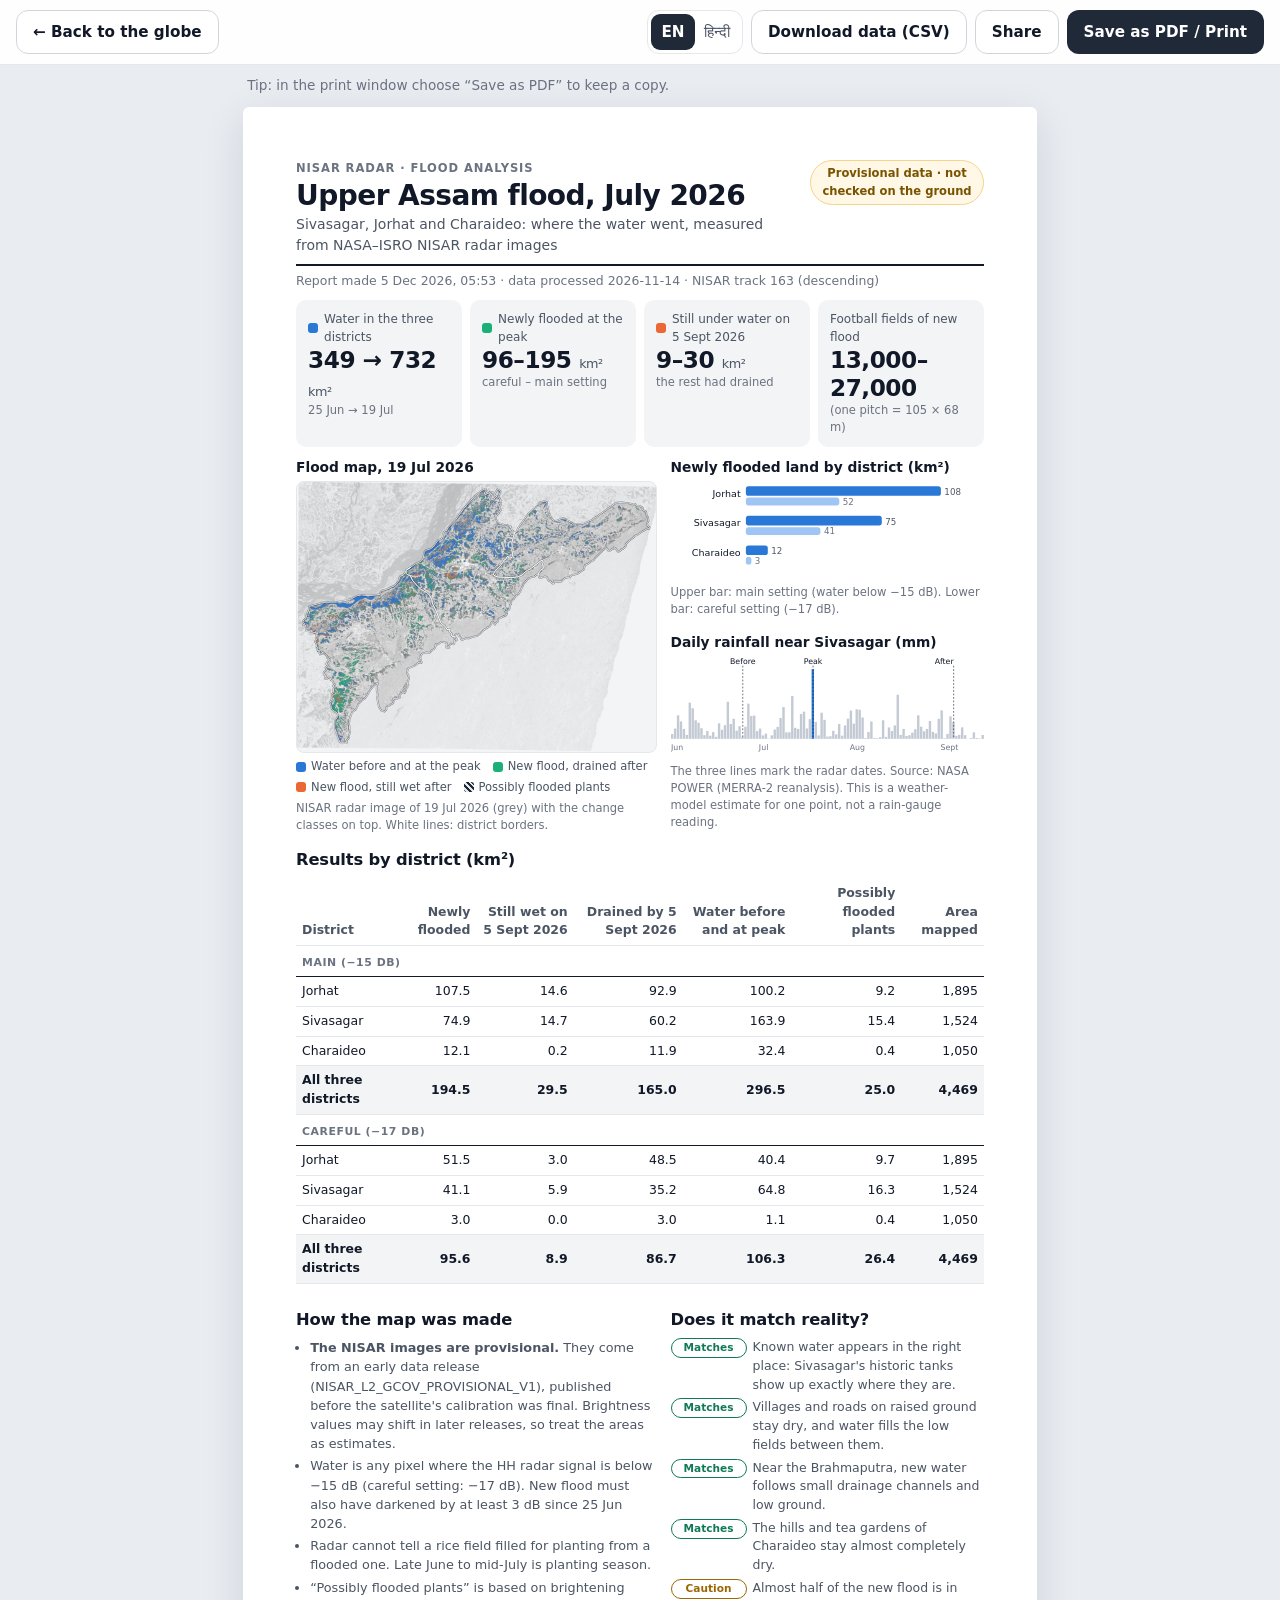
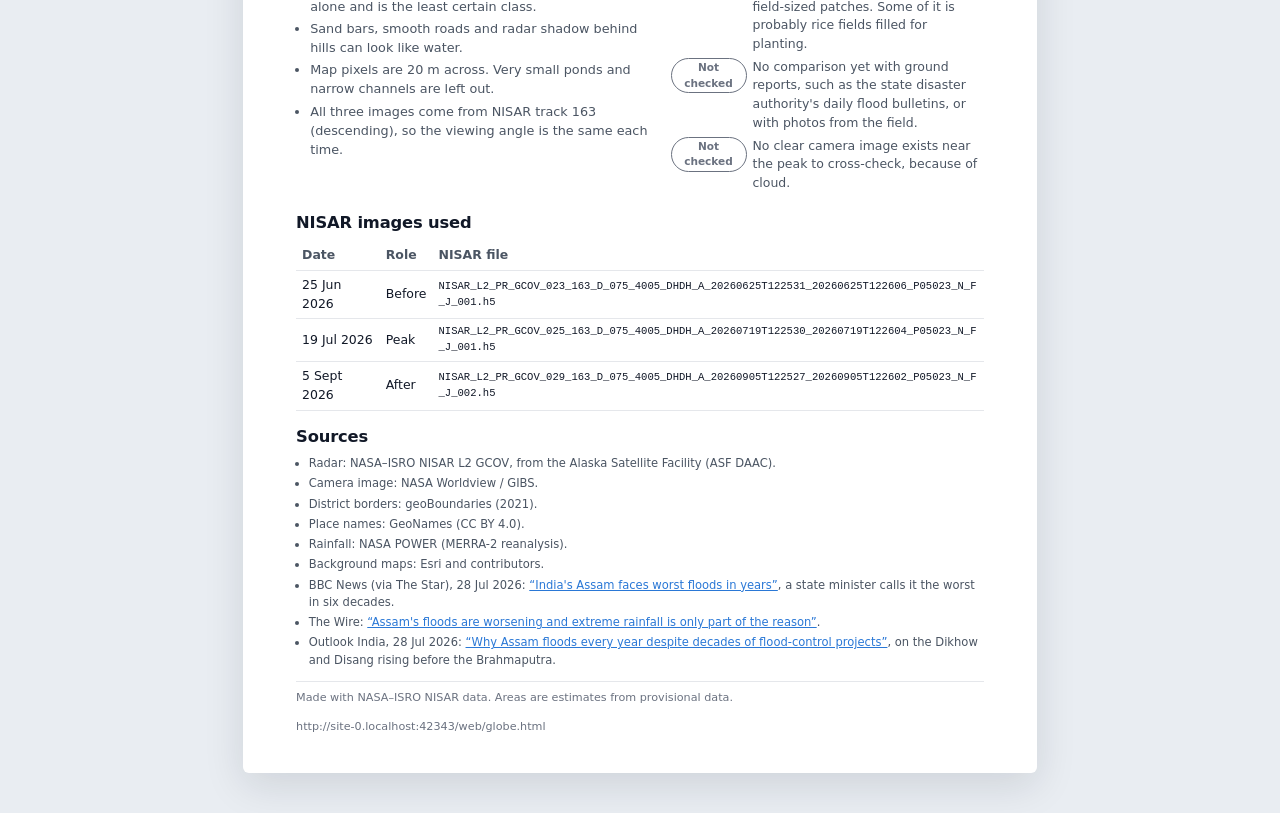
<file: web/report.html>
<!doctype html>
<html lang="en">
<head>
<meta charset="utf-8">
<meta name="viewport" content="width=device-width, initial-scale=1">
<title>Flood analysis report</title>
<meta name="description" content="Printable analysis report of the July 2026 Upper Assam flood mapped with NISAR radar.">
<link rel="icon" href="data:image/svg+xml,%3Csvg xmlns='http://www.w3.org/2000/svg' viewBox='0 0 32 32'%3E%3Crect width='32' height='32' rx='7' fill='%231f2937'/%3E%3Cpath d='M4 20c4-4 8 4 12 0s8 4 12 0' stroke='white' stroke-width='3' fill='none' stroke-linecap='round'/%3E%3C/svg%3E">
<link rel="stylesheet" href="css/report.css">
</head>
<body>
<nav class="bar" aria-label="Report actions">
  <a class="btn ghost" href="globe.html" data-i18n="r.back"></a>
  <span class="gap"></span>
  <div class="lang" role="group" data-i18n-aria="lang.label">
    <button data-lang="en" aria-pressed="true">EN</button>
    <button data-lang="hi" aria-pressed="false" lang="hi">हिन्दी</button>
  </div>
  <button class="btn ghost" id="b-csv" data-i18n="r.csv"></button>
  <button class="btn ghost" id="b-share" data-i18n="r.share"></button>
  <button class="btn" id="b-print" data-i18n="r.print"></button>
</nav>
<p class="tip" data-i18n="r.tip"></p>
<div class="share-menu" id="share-menu" hidden></div>

<main class="page" id="report">
  <header class="r-head">
    <div>
      <p class="kicker" data-i18n="r.kicker"></p>
      <h1 data-i18n="r.title"></h1>
      <p class="sub" data-i18n="r.sub"></p>
    </div>
    <div class="badge" data-i18n="r.provisional"></div>
  </header>
  <p class="meta" id="r-meta"></p>

  <section class="stats" id="r-stats"></section>

  <section class="two">
    <figure class="fig">
      <figcaption class="fig-t" id="r-map-t"></figcaption>
      <div class="mapfig" id="r-map"></div>
      <div class="legend" id="r-legend"></div>
      <p class="cap" id="r-map-cap"></p>
    </figure>
    <figure class="fig">
      <figcaption class="fig-t" data-i18n="r.bars"></figcaption>
      <div id="r-bars"></div>
      <p class="cap" id="r-bars-cap"></p>
      <figcaption class="fig-t" data-i18n="r.rain" style="margin-top:14px"></figcaption>
      <div id="r-rain"></div>
      <p class="cap" id="r-rain-cap"></p>
    </figure>
  </section>

  <section>
    <h2 data-i18n="r.districts"></h2>
    <div id="r-table"></div>
  </section>

  <section class="two keep">
    <div>
      <h2 data-i18n="r.method"></h2>
      <ul class="list" id="r-method"></ul>
    </div>
    <div>
      <h2 data-i18n="check.title"></h2>
      <ul class="checks" id="r-checks"></ul>
    </div>
  </section>

  <section class="keep">
    <h2 data-i18n="r.scenes"></h2>
    <div id="r-scenes"></div>
    <h2 data-i18n="src.title"></h2>
    <ul class="list small" id="r-sources"></ul>
  </section>
  <footer class="r-foot" id="r-foot"></footer>
</main>

<script src="data/site_data.js"></script>
<script src="data/rainfall.js"></script>
<script src="data/optical.js"></script>
<script src="js/config.js"></script>
<script src="js/i18n.js"></script>
<script src="js/i18n-globe.js"></script>
<script src="js/report-tools.js"></script>
<script src="js/report.js"></script>
</body>
</html>
</file>
<file: web/css/report.css>
/* report.html: printable A4 analysis report, white + grey */
:root {
  --ink: #111827; --ink-2: #4b5563; --muted: #6b7280; --line: #e5e7eb; --soft: #f3f4f6;
  --btn: #1f2937; --water: #2a78d6; --persist: #eb6834; --receded: #1baf7a; --careful: #9ec5f4;
  --font: system-ui, -apple-system, "Segoe UI", "Nirmala UI", "Noto Sans Devanagari", sans-serif;
  color-scheme: light;
}
* { box-sizing: border-box; }
[hidden] { display: none !important; }
body { margin: 0; background: #e9edf2; color: var(--ink); font: 14px/1.5 var(--font); -webkit-print-color-adjust: exact; print-color-adjust: exact; }
:focus-visible { outline: 3px solid var(--water); outline-offset: 2px; }

/* screen toolbar */
.bar { position: sticky; top: 0; z-index: 10; display: flex; gap: 8px; align-items: center; flex-wrap: wrap; padding: 10px 16px; background: rgba(255,255,255,.92); backdrop-filter: blur(10px); border-bottom: 1px solid var(--line); }
.gap { flex: 1; }
.btn { display: inline-flex; align-items: center; min-height: 44px; padding: 0 16px; border-radius: 12px; border: 1px solid transparent; background: var(--btn); color: #fff; font: 600 0.95rem var(--font); cursor: pointer; text-decoration: none; transition: transform .2s, box-shadow .2s; }
.btn:hover { transform: translateY(-1px); box-shadow: 0 6px 16px rgba(17,24,39,.18); }
.btn.ghost { background: #fff; color: var(--ink); border-color: #d1d5db; }
.lang { display: inline-flex; background: #fff; border: 1px solid var(--line); border-radius: 12px; padding: 3px; min-height: 44px; align-items: center; }
.lang button { min-height: 36px; min-width: 44px; border: 0; border-radius: 9px; background: transparent; color: var(--ink-2); font: 0.95rem var(--font); cursor: pointer; }
.lang button[aria-pressed="true"] { background: var(--btn); color: #fff; font-weight: 600; }
.tip { max-width: 210mm; margin: 10px auto 0; padding: 0 4px; color: var(--muted); font-size: 0.85rem; }
.share-menu { max-width: 210mm; margin: 8px auto 0; display: flex; gap: 6px; flex-wrap: wrap; }
.share-menu a, .share-menu button { min-height: 44px; display: inline-flex; align-items: center; padding: 0 14px; border-radius: 10px; border: 1px solid var(--line); background: #fff; color: var(--ink); font: 600 0.9rem var(--font); text-decoration: none; cursor: pointer; }

/* the page */
.page { width: 210mm; max-width: calc(100vw - 24px); margin: 12px auto 40px; background: #fff; padding: 14mm 14mm 10mm; box-shadow: 0 12px 40px rgba(17,24,39,.12); border-radius: 6px; animation: rise .6s cubic-bezier(.2,.8,.2,1) both; }
@keyframes rise { from { opacity: 0; transform: translateY(16px); } to { opacity: 1; transform: none; } }
.r-head { display: flex; justify-content: space-between; align-items: flex-start; gap: 16px; border-bottom: 2px solid var(--ink); padding-bottom: 8px; }
.kicker { margin: 0; color: var(--muted); text-transform: uppercase; letter-spacing: .08em; font-size: 0.72rem; font-weight: 600; }
h1 { margin: 2px 0 2px; font-size: 1.75rem; letter-spacing: -0.02em; line-height: 1.15; }
.sub { margin: 0; color: var(--ink-2); }
.badge { flex: none; font-size: 0.72rem; font-weight: 700; color: #7a5300; background: #fff8e6; border: 1px solid #f5d48a; border-radius: 999px; padding: 4px 10px; max-width: 46mm; text-align: center; }
.meta { color: var(--muted); font-size: 0.78rem; margin: 6px 0 10px; }
h2 { font-size: 1.02rem; margin: 14px 0 6px; letter-spacing: -0.01em; }
section { break-inside: avoid; }
.stats { display: grid; grid-template-columns: repeat(4, 1fr); gap: 8px; margin: 6px 0 4px; }
.stat { background: var(--soft); border-radius: 10px; padding: 10px 12px; }
.stat .l { color: var(--ink-2); font-size: 0.75rem; display: flex; align-items: center; gap: 6px; }
.stat .v { font-size: 1.45rem; font-weight: 800; letter-spacing: -0.02em; line-height: 1.2; font-variant-numeric: tabular-nums; }
.stat .v small { font-size: 0.8rem; font-weight: 400; color: var(--ink-2); }
.stat .s { color: var(--muted); font-size: 0.72rem; }
.sw { display: inline-block; width: 10px; height: 10px; border-radius: 3px; flex: none; }
.sw.water, .sw.permanent { background: var(--water); } .sw.persist { background: var(--persist); } .sw.receded { background: var(--receded); }
.sw.veg { background: repeating-linear-gradient(45deg, #1f2937 0 2px, #e5e7eb 2px 4px); }
.two { display: grid; grid-template-columns: 1.15fr 1fr; gap: 14px; margin-top: 10px; }
.fig { margin: 0; }
.fig-t { font-weight: 700; font-size: 0.86rem; margin-bottom: 4px; }
.mapfig { position: relative; width: 100%; border-radius: 8px; overflow: hidden; background: #f3f4f6; border: 1px solid var(--line); }
.mapfig img, .mapfig svg { position: absolute; inset: 0; width: 100%; height: 100%; }
.mapfig .radar { opacity: .75; }
.legend { display: flex; flex-wrap: wrap; gap: 3px 12px; font-size: 0.72rem; color: var(--ink-2); margin-top: 5px; }
.legend span { display: inline-flex; align-items: center; gap: 5px; }
.cap { color: var(--muted); font-size: 0.72rem; margin: 4px 0 0; }
svg text { font-family: var(--font); }
table { width: 100%; border-collapse: collapse; font-size: 0.78rem; }
th, td { padding: 5px 6px; border-bottom: 1px solid var(--line); text-align: right; font-variant-numeric: tabular-nums; }
th { color: var(--ink-2); font-weight: 600; vertical-align: bottom; }
th:first-child, td:first-child { text-align: left; }
tr.total td { font-weight: 700; background: var(--soft); }
tr.grp td { background: #fff; color: var(--muted); font-weight: 700; text-transform: uppercase; font-size: 0.68rem; letter-spacing: .05em; padding-top: 9px; border-bottom: 1px solid var(--ink); }
td.mono { font-family: ui-monospace, Consolas, monospace; font-size: 0.66rem; text-align: left; word-break: break-all; }
.list { margin: 0; padding-left: 1.1em; font-size: 0.8rem; color: var(--ink-2); }
.list li { margin-bottom: 3px; }
.list.small { font-size: 0.72rem; }
.list a { color: var(--water); }
.checks { list-style: none; margin: 0; padding: 0; font-size: 0.78rem; color: var(--ink-2); }
.checks li { display: grid; grid-template-columns: 76px 1fr; gap: 6px; margin-bottom: 4px; }
.tag { font-size: 0.66rem; font-weight: 700; border-radius: 999px; padding: 1px 6px; text-align: center; align-self: start; border: 1px solid currentColor; }
.tag.ok { color: #0f7a54; } .tag.warn { color: #9a6700; } .tag.no { color: var(--muted); }
.r-foot { margin-top: 12px; padding-top: 8px; border-top: 1px solid var(--line); color: var(--muted); font-size: 0.7rem; display: flex; justify-content: space-between; gap: 12px; flex-wrap: wrap; }

@media screen and (max-width: 760px) {      /* screen only: an A4 print page is also < 760 px wide */
  .page { padding: 16px; width: auto; }
  .stats { grid-template-columns: 1fr 1fr; }
  .two { grid-template-columns: 1fr; }
}
@media (prefers-reduced-motion: reduce) { .page { animation: none; } .btn { transition: none; } }

@page { size: A4; margin: 10mm; }
@media print {
  body { background: #fff; }
  .bar, .tip, .share-menu { display: none !important; }
  .page { width: auto; max-width: none; margin: 0; padding: 0; box-shadow: none; border-radius: 0; animation: none; }
  .keep, section { break-inside: avoid; }
  a { color: inherit; text-decoration: none; }
}
</file>
